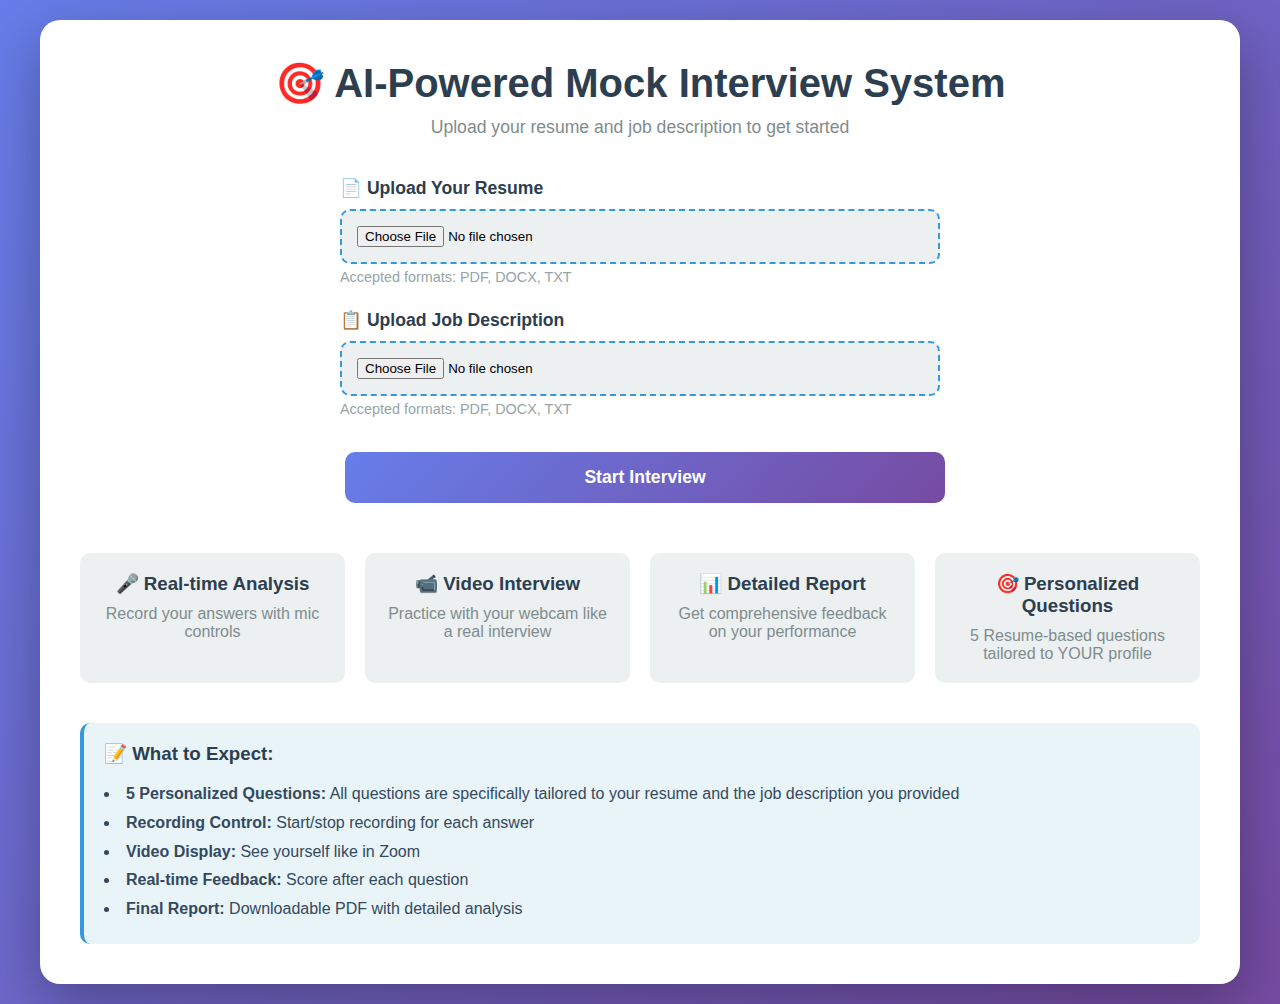
<file: templates/index.html>
<!DOCTYPE html>
<html lang="en">

<head>
    <meta charset="UTF-8">
    <meta name="viewport" content="width=device-width, initial-scale=1.0">
    <title>AI Mock Interview System</title>
    <link rel="stylesheet" href="/static/css/style.css">
</head>

<body>
    <div class="container">
        <header>
            <h1>🎯 AI-Powered Mock Interview System</h1>
            <p>Upload your resume and job description to get started</p>
        </header>

        <div class="upload-section">
            <form id="uploadForm" enctype="multipart/form-data">
                <div class="form-group">
                    <label for="resume">📄 Upload Your Resume</label>
                    <input type="file" id="resume" name="resume" accept=".pdf,.docx,.txt" required>
                    <small id="resumeLabel">Accepted formats: PDF, DOCX, TXT</small>
                </div>

                <div class="form-group">
                    <label for="job_description">📋 Upload Job Description</label>
                    <input type="file" id="job_description" name="job_description" accept=".pdf,.docx,.txt" required>
                    <small id="jdLabel">Accepted formats: PDF, DOCX, TXT</small>
                </div>

                <button type="submit" class="btn-primary" id="startBtn">
                    Start Interview
                </button>
            </form>

            <div id="loading" style="display: none;">
                <div class="spinner"></div>
                <p>Processing your documents and generating personalized questions...</p>
                <p class="loading-details">This may take 10-20 seconds</p>
            </div>

            <div id="error" class="error-message" style="display: none;"></div>
        </div>

        <div class="features">
            <div class="feature">
                <h3>🎤 Real-time Analysis</h3>
                <p>Record your answers with mic controls</p>
            </div>
            <div class="feature">
                <h3>📹 Video Interview</h3>
                <p>Practice with your webcam like a real interview</p>
            </div>
            <div class="feature">
                <h3>📊 Detailed Report</h3>
                <p>Get comprehensive feedback on your performance</p>
            </div>
            <div class="feature">
                <h3>🎯 Personalized Questions</h3>
                <p>5 Resume-based questions tailored to YOUR profile</p>
            </div>
        </div>

        <div class="info-box">
            <h3>📝 What to Expect:</h3>
            <ul>
                <li><strong>5 Personalized Questions:</strong> All questions are specifically tailored to your resume
                    and the job description you provided</li>
                <li><strong>Recording Control:</strong> Start/stop recording for each answer</li>
                <li><strong>Video Display:</strong> See yourself like in Zoom</li>
                <li><strong>Real-time Feedback:</strong> Score after each question</li>
                <li><strong>Final Report:</strong> Downloadable PDF with detailed analysis</li>
            </ul>
        </div>
    </div>

    <script>
        document.getElementById('uploadForm').addEventListener('submit', async (e) => {
            e.preventDefault();

            const formData = new FormData();
            const resume = document.getElementById('resume').files[0];
            const jd = document.getElementById('job_description').files[0];

            if (!resume || !jd) {
                showError('Please upload both files');
                return;
            }

            formData.append('resume', resume);
            formData.append('job_description', jd);

            // Show loading
            document.getElementById('uploadForm').style.display = 'none';
            document.getElementById('loading').style.display = 'block';
            document.getElementById('error').style.display = 'none';

            try {
                const response = await fetch('/upload', {
                    method: 'POST',
                    body: formData
                });

                const data = await response.json();

                if (data.success) {
                    // Redirect to interview page
                    window.location.href = `/interview/${data.session_id}`;
                } else {
                    showError(data.error || 'Upload failed');
                    resetForm();
                }
            } catch (error) {
                showError('Error: ' + error.message);
                resetForm();
            }
        });

        function showError(message) {
            const errorDiv = document.getElementById('error');
            if (errorDiv) {
                errorDiv.textContent = message;
                errorDiv.style.display = 'block';
            }
        }

        function resetForm() {
            const uploadForm = document.getElementById('uploadForm');
            const loading = document.getElementById('loading');

            if (uploadForm) {
                uploadForm.style.display = 'block';
            }
            if (loading) {
                loading.style.display = 'none';
            }
        }

        // File input labels
        const resumeInput = document.getElementById('resume');
        const resumeLabel = document.getElementById('resumeLabel');

        if (resumeInput && resumeLabel) {
            resumeInput.addEventListener('change', function (e) {
                const fileName = e.target.files[0]?.name;
                if (fileName) {
                    resumeLabel.textContent = `Selected: ${fileName}`;
                }
            });
        }

        const jdInput = document.getElementById('job_description');
        const jdLabel = document.getElementById('jdLabel');

        if (jdInput && jdLabel) {
            jdInput.addEventListener('change', function (e) {
                const fileName = e.target.files[0]?.name;
                if (fileName) {
                    jdLabel.textContent = `Selected: ${fileName}`;
                }
            });
        }
    </script>
</body>

</html>
</file>
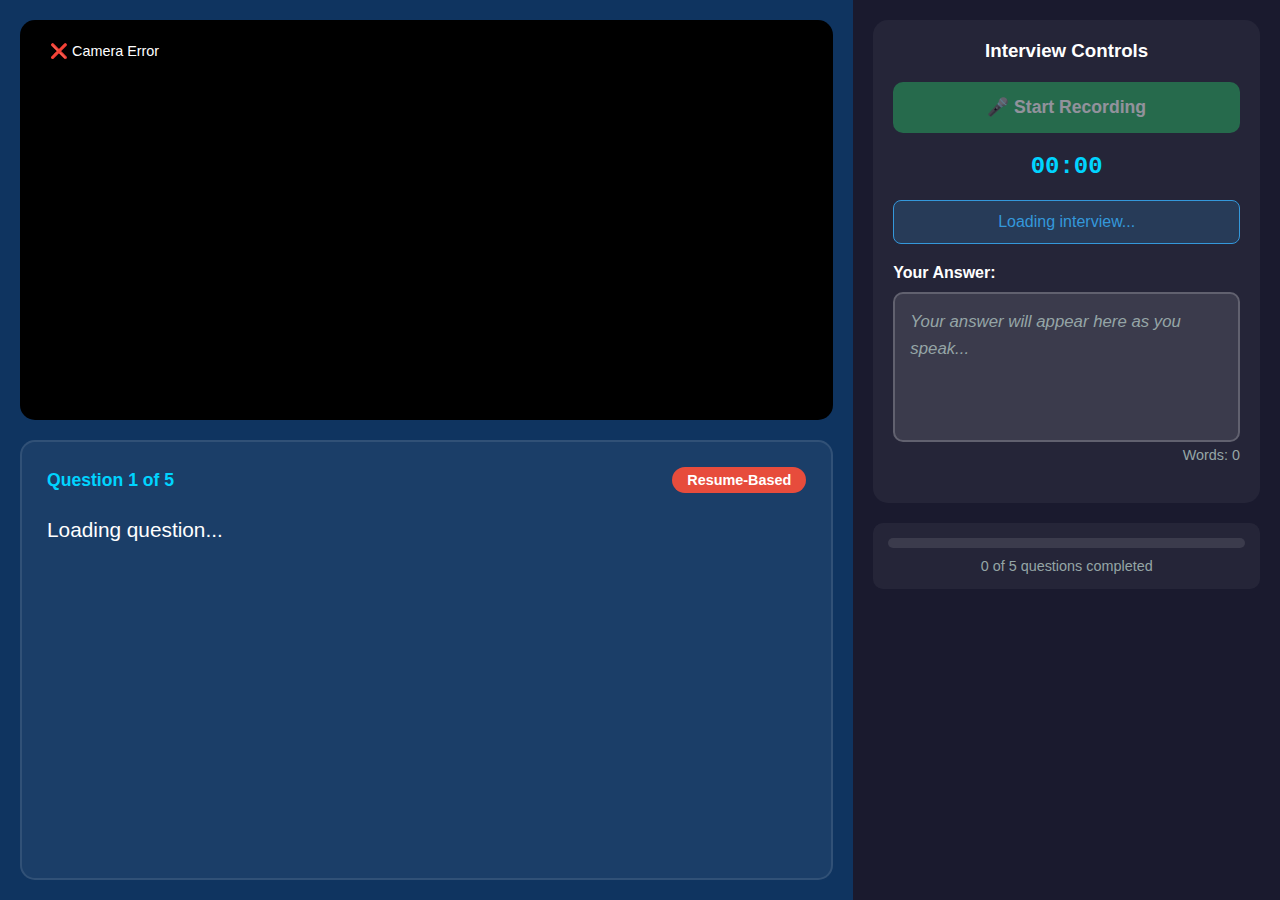
<file: templates/interview.html>
<!DOCTYPE html>
<html lang="en">

<head>
    <meta charset="UTF-8">
    <meta name="viewport" content="width=device-width, initial-scale=1.0">
    <title>Interview in Progress - AI Mock Interview</title>
    <link rel="stylesheet" href="/static/css/style.css">
</head>

<body class="interview-page">
    <div class="interview-container">
        <!-- Left Panel: Video and Question -->
        <div class="left-panel">
            <!-- Video Section -->
            <div class="video-section">
                <video id="videoElement" autoplay muted></video>
                <div class="video-status" id="videoStatus">
                    <div id="recordingIndicator" class="hidden">
                        🔴 Recording...
                    </div>
                </div>
            </div>

            <!-- Question Display -->
            <div class="question-display">
                <div class="question-header">
                    <span class="question-number" id="questionNumber">Question 1 of 5</span>
                    <span class="question-category" id="questionCategory">Resume-Based</span>
                </div>
                <div class="question-text" id="questionText">
                    Loading question...
                </div>
                <div class="question-focus" id="questionFocus"></div>
            </div>
        </div>

        <!-- Right Panel: Controls and Transcript -->
        <div class="right-panel">
            <div class="controls-section">
                <h3>Interview Controls</h3>

                <!-- Recording Controls -->
                <div class="recording-controls">
                    <button id="startRecording" class="btn-record" disabled>
                        🎤 Start Recording
                    </button>
                    <button id="stopRecording" class="btn-stop" disabled style="display: none;">
                        ⏹️ Stop Recording
                    </button>
                    <div class="recording-timer" id="recordingTimer">00:00</div>
                </div>

                <div class="status-message" id="statusMessage">
                    Loading interview...
                </div>

                <!-- Transcript Display -->
                <div class="transcript-section">
                    <h4>Your Answer:</h4>
                    <div id="transcript" class="transcript-box">
                        <em>Your answer will appear here as you speak...</em>
                    </div>
                    <div id="wordCount" class="word-count">Words: 0</div>
                </div>

                <!-- Submit Button -->
                <button id="submitAnswer" class="btn-submit" disabled style="display: none;">
                    Submit Answer & Continue
                </button>

                <!-- Feedback Display -->
                <div id="feedbackSection" class="feedback-section" style="display: none;">
                    <h4>Quick Feedback:</h4>
                    <div class="score-display">
                        Score: <span id="answerScore">0</span>/100
                    </div>
                    <ul id="feedbackList"></ul>
                </div>
            </div>

            <!-- Progress Bar -->
            <div class="progress-section">
                <div class="progress-bar">
                    <div id="progressFill" class="progress-fill" style="width: 0%"></div>
                </div>
                <div class="progress-text" id="progressText">0 of 5 questions completed</div>
            </div>
        </div>
    </div>

    <script>
        const sessionId = '{{ session_id }}';
        let mediaRecorder;
        let audioChunks = [];
        let recordingStartTime;
        let timerInterval;
        let currentTranscript = '';
        let recognition;
        let isRecording = false;

        // Safe DOM helper functions
        function safeGetElement(id) {
            const element = document.getElementById(id);
            if (!element) {
                console.error(`Element not found: ${id}`);
            }
            return element;
        }

        function safeSetText(id, text) {
            const element = safeGetElement(id);
            if (element) {
                element.textContent = text;
            }
        }

        function safeSetHTML(id, html) {
            const element = safeGetElement(id);
            if (element) {
                element.innerHTML = html;
            }
        }

        function safeSetStyle(id, styles) {
            const element = safeGetElement(id);
            if (element) {
                Object.assign(element.style, styles);
            }
        }

        function safeToggleClass(id, className, add) {
            const element = safeGetElement(id);
            if (element && element.classList) {
                if (add) {
                    element.classList.add(className);
                } else {
                    element.classList.remove(className);
                }
            }
        }

        function safeSetDisabled(id, disabled) {
            const element = safeGetElement(id);
            if (element) {
                element.disabled = disabled;
            }
        }

        // Initialize Speech Recognition
        if ('webkitSpeechRecognition' in window || 'SpeechRecognition' in window) {
            const SpeechRecognition = window.SpeechRecognition || window.webkitSpeechRecognition;
            recognition = new SpeechRecognition();
            recognition.continuous = true;
            recognition.interimResults = true;
            recognition.lang = 'en-US';

            recognition.onresult = (event) => {
                let interimTranscript = '';
                let finalTranscript = '';

                for (let i = event.resultIndex; i < event.results.length; i++) {
                    const transcript = event.results[i][0].transcript;
                    if (event.results[i].isFinal) {
                        finalTranscript += transcript + ' ';
                    } else {
                        interimTranscript += transcript;
                    }
                }

                if (finalTranscript) {
                    currentTranscript += finalTranscript;
                }

                const fullText = currentTranscript + interimTranscript;
                safeSetText('transcript', fullText || 'Listening...');

                // Update word count
                const wordCount = fullText.trim().split(/\s+/).filter(w => w.length > 0).length;
                safeSetText('wordCount', `Words: ${wordCount}`);
            };

            recognition.onerror = (event) => {
                console.error('Speech recognition error:', event.error);
                if (event.error === 'no-speech') {
                    safeSetHTML('transcript', '<em>No speech detected. Please try again.</em>');
                } else if (event.error === 'aborted') {
                    console.log('Recognition stopped');
                }
            };

            recognition.onend = () => {
                console.log('Recognition ended');
                if (isRecording) {
                    try {
                        recognition.start();
                    } catch (e) {
                        console.log('Recognition restart failed:', e);
                    }
                }
            };
        } else {
            alert('Speech recognition is not supported in your browser. Please use Chrome or Edge.');
        }

        // Initialize video
        async function initVideo() {
            try {
                const stream = await navigator.mediaDevices.getUserMedia({
                    video: true,
                    audio: true
                });
                const videoElement = safeGetElement('videoElement');
                if (videoElement) {
                    videoElement.srcObject = stream;
                }
                safeSetText('videoStatus', '✅ Camera Ready');

                // Load first question
                loadQuestion();
            } catch (error) {
                console.error('Error accessing camera:', error);
                safeSetText('videoStatus', '❌ Camera Error');
                alert('Please allow camera and microphone access to continue.');
            }
        }

        // Load current question
        async function loadQuestion() {
            try {
                safeSetText('statusMessage', 'Loading question...');

                const response = await fetch(`/api/get-question/${sessionId}`);
                const data = await response.json();

                if (data.completed) {
                    window.location.href = `/results/${sessionId}`;
                    return;
                }

                // Update question display
                safeSetText('questionNumber', `Question ${data.question_number} of ${data.total_questions}`);
                safeSetText('questionCategory', data.category || 'Resume-Based');
                safeSetText('questionText', data.question);
                safeSetText('questionFocus', data.focus_area || '');

                // Update progress
                const progress = ((data.question_number - 1) / data.total_questions) * 100;
                safeSetStyle('progressFill', { width: `${progress}%` });
                safeSetText('progressText', `${data.question_number - 1} of ${data.total_questions} questions completed`);

                // Enable recording
                safeSetDisabled('startRecording', false);
                safeSetText('statusMessage', 'Ready to record your answer');

                // Speak the question
                speakQuestion(data.question);

            } catch (error) {
                console.error('Error loading question:', error);
                safeSetText('statusMessage', 'Error loading question: ' + error.message);
            }
        }

        // Text-to-speech for question
        function speakQuestion(text) {
            if ('speechSynthesis' in window) {
                speechSynthesis.cancel();

                const utterance = new SpeechSynthesisUtterance(text);
                utterance.rate = 0.9;
                utterance.pitch = 1;
                utterance.volume = 1;
                speechSynthesis.speak(utterance);
            }
        }

        // Start recording
        const startRecordingBtn = safeGetElement('startRecording');
        if (startRecordingBtn) {
            startRecordingBtn.addEventListener('click', async () => {
                try {
                    console.log('Start recording clicked');

                    // Reset transcript
                    currentTranscript = '';
                    safeSetText('transcript', 'Listening...');
                    safeSetText('wordCount', 'Words: 0');
                    safeSetStyle('feedbackSection', { display: 'none' });

                    if (recognition && !isRecording) {
                        isRecording = true;
                        try {
                            recognition.start();
                            console.log('Speech recognition started');
                        } catch (e) {
                            console.error('Failed to start recognition:', e);
                            isRecording = false;
                        }
                    }

                    // Update UI
                    safeSetStyle('startRecording', { display: 'none' });
                    safeSetStyle('stopRecording', { display: 'block' });
                    safeSetDisabled('stopRecording', false);
                    safeToggleClass('recordingIndicator', 'hidden', false);
                    safeSetText('statusMessage', '🎤 Recording... Speak your answer clearly');

                    // Start timer
                    recordingStartTime = Date.now();
                    timerInterval = setInterval(updateTimer, 1000);

                } catch (error) {
                    console.error('Error starting recording:', error);
                    alert('Error starting recording: ' + error.message);
                    isRecording = false;
                }
            });
        }

        // Stop recording
        const stopRecordingBtn = safeGetElement('stopRecording');
        if (stopRecordingBtn) {
            stopRecordingBtn.addEventListener('click', () => {
                console.log('Stop recording clicked');

                // Stop speech recognition
                isRecording = false;
                if (recognition) {
                    try {
                        recognition.stop();
                        console.log('Speech recognition stopped');
                    } catch (e) {
                        console.log('Error stopping recognition:', e);
                    }
                }

                // Stop timer
                clearInterval(timerInterval);

                // Update UI
                safeSetStyle('stopRecording', { display: 'none' });
                safeToggleClass('recordingIndicator', 'hidden', true);
                safeSetText('statusMessage', 'Processing your answer...');

                // Show submit button
                if (currentTranscript.trim().length > 0) {
                    safeSetStyle('submitAnswer', { display: 'block' });
                    safeSetDisabled('submitAnswer', false);
                    safeSetText('statusMessage', 'Review your answer and click Submit');
                } else {
                    safeSetText('statusMessage', 'No speech detected. Please try again.');
                    safeSetStyle('startRecording', { display: 'block' });
                    safeSetDisabled('startRecording', false);
                }
            });
        }

        // Submit answer
        const submitAnswerBtn = safeGetElement('submitAnswer');
        if (submitAnswerBtn) {
            submitAnswerBtn.addEventListener('click', async () => {
                const answer = currentTranscript.trim();

                if (!answer) {
                    alert('Please record an answer first');
                    return;
                }

                safeSetDisabled('submitAnswer', true);
                safeSetText('statusMessage', 'Analyzing your answer...');

                try {
                    const duration = (Date.now() - recordingStartTime) / 1000;

                    const response = await fetch(`/api/submit-answer/${sessionId}`, {
                        method: 'POST',
                        headers: {
                            'Content-Type': 'application/json'
                        },
                        body: JSON.stringify({
                            answer: answer,
                            duration: duration
                        })
                    });

                    const data = await response.json();

                    if (data.success) {
                        // Show feedback
                        safeSetText('answerScore', data.score.toFixed(1));
                        const feedbackList = safeGetElement('feedbackList');
                        if (feedbackList) {
                            feedbackList.innerHTML = '';
                            data.feedback.forEach(fb => {
                                const li = document.createElement('li');
                                li.textContent = fb;
                                feedbackList.appendChild(li);
                            });
                        }
                        safeSetStyle('feedbackSection', { display: 'block' });

                        // Wait 3 seconds then move to next question
                        safeSetText('statusMessage',
                            data.is_complete ? 'Interview complete! Redirecting...' : 'Loading next question...');

                        setTimeout(() => {
                            if (data.is_complete) {
                                window.location.href = `/results/${sessionId}`;
                            } else {
                                // Reset for next question
                                safeSetStyle('submitAnswer', { display: 'none' });
                                safeSetStyle('startRecording', { display: 'block' });
                                safeSetText('recordingTimer', '00:00');
                                safeSetHTML('transcript', '<em>Your answer will appear here as you speak...</em>');
                                safeSetText('wordCount', 'Words: 0');
                                loadQuestion();
                            }
                        }, 3000);
                    } else {
                        alert('Error submitting answer: ' + (data.error || 'Unknown error'));
                        safeSetDisabled('submitAnswer', false);
                    }
                } catch (error) {
                    console.error('Error submitting answer:', error);
                    alert('Error submitting answer: ' + error.message);
                    safeSetDisabled('submitAnswer', false);
                }
            });
        }

        // Update recording timer
        function updateTimer() {
            const elapsed = Math.floor((Date.now() - recordingStartTime) / 1000);
            const minutes = Math.floor(elapsed / 60);
            const seconds = elapsed % 60;
            safeSetText('recordingTimer',
                `${String(minutes).padStart(2, '0')}:${String(seconds).padStart(2, '0')}`);
        }

        // Initialize on page load
        window.addEventListener('load', () => {
            console.log('Page loaded, initializing...');
            initVideo();
        });

        // Cleanup on page unload
        window.addEventListener('beforeunload', () => {
            isRecording = false;
            if (recognition) {
                try {
                    recognition.stop();
                } catch (e) {
                    console.log('Cleanup error:', e);
                }
            }
        });
    </script>
</body>

</html>
</file>
<file: static/css/style.css>
/* Global Styles */
* {
    margin: 0;
    padding: 0;
    box-sizing: border-box;
}

body {
    font-family: 'Segoe UI', Tahoma, Geneva, Verdana, sans-serif;
    background: linear-gradient(135deg, #667eea 0%, #764ba2 100%);
    min-height: 100vh;
    padding: 20px;
}

.container {
    max-width: 1200px;
    margin: 0 auto;
    background: white;
    border-radius: 20px;
    padding: 40px;
    box-shadow: 0 20px 60px rgba(0, 0, 0, 0.3);
}

/* Header */
header {
    text-align: center;
    margin-bottom: 40px;
}

header h1 {
    font-size: 2.5em;
    color: #2c3e50;
    margin-bottom: 10px;
}

header p {
    color: #7f8c8d;
    font-size: 1.1em;
}

/* Upload Section */
.upload-section {
    max-width: 600px;
    margin: 0 auto;
}

.form-group {
    margin-bottom: 25px;
}

.form-group label {
    display: block;
    font-size: 1.1em;
    font-weight: 600;
    color: #2c3e50;
    margin-bottom: 10px;
}

.form-group input[type="file"] {
    width: 100%;
    padding: 15px;
    border: 2px dashed #3498db;
    border-radius: 10px;
    background: #ecf0f1;
    cursor: pointer;
    transition: all 0.3s;
}

.form-group input[type="file"]:hover {
    border-color: #2980b9;
    background: #d5dbdb;
}

.form-group small {
    display: block;
    color: #95a5a6;
    margin-top: 5px;
    font-size: 0.9em;
}

/* Buttons */
.btn-primary, .btn-secondary, .btn-download {
    display: inline-block;
    padding: 15px 40px;
    font-size: 1.1em;
    font-weight: 600;
    border: none;
    border-radius: 10px;
    cursor: pointer;
    transition: all 0.3s;
    text-decoration: none;
    text-align: center;
    margin: 10px 5px;
}

.btn-primary {
    background: linear-gradient(135deg, #667eea 0%, #764ba2 100%);
    color: white;
    width: 100%;
}

.btn-primary:hover {
    transform: translateY(-2px);
    box-shadow: 0 10px 20px rgba(102, 126, 234, 0.4);
}

.btn-secondary {
    background: #95a5a6;
    color: white;
}

.btn-secondary:hover {
    background: #7f8c8d;
}

.btn-download {
    background: #27ae60;
    color: white;
}

.btn-download:hover {
    background: #229954;
    transform: translateY(-2px);
}

/* Loading */
#loading {
    text-align: center;
    padding: 40px;
}

.spinner {
    border: 4px solid #f3f3f3;
    border-top: 4px solid #3498db;
    border-radius: 50%;
    width: 50px;
    height: 50px;
    animation: spin 1s linear infinite;
    margin: 0 auto 20px;
}

@keyframes spin {
    0% { transform: rotate(0deg); }
    100% { transform: rotate(360deg); }
}

.loading-details {
    color: #7f8c8d;
    font-size: 0.9em;
    margin-top: 10px;
}

/* Error Message */
.error-message {
    background: #e74c3c;
    color: white;
    padding: 15px;
    border-radius: 10px;
    margin-top: 20px;
    text-align: center;
}

/* Features Section */
.features {
    display: grid;
    grid-template-columns: repeat(auto-fit, minmax(250px, 1fr));
    gap: 20px;
    margin: 40px 0;
}

.feature {
    background: #ecf0f1;
    padding: 20px;
    border-radius: 10px;
    text-align: center;
}

.feature h3 {
    color: #2c3e50;
    margin-bottom: 10px;
}

.feature p {
    color: #7f8c8d;
}

/* Info Box */
.info-box {
    background: #e8f4f8;
    border-left: 4px solid #3498db;
    padding: 20px;
    border-radius: 10px;
    margin-top: 30px;
}

.info-box h3 {
    color: #2c3e50;
    margin-bottom: 15px;
}

.info-box ul {
    list-style-position: inside;
    color: #34495e;
    line-height: 1.8;
}

.info-box ul ul {
    margin-left: 20px;
    list-style-type: circle;
}

/* Interview Page Styles */
.interview-page {
    padding: 0;
    background: #1a1a2e;
}

.interview-container {
    display: grid;
    grid-template-columns: 2fr 1fr;
    gap: 0;
    min-height: 100vh;
    background: #16213e;
}

/* Left Panel */
.left-panel {
    background: #0f3460;
    padding: 20px;
    display: flex;
    flex-direction: column;
}

.video-section {
    position: relative;
    background: #000;
    border-radius: 15px;
    overflow: hidden;
    margin-bottom: 20px;
    height: 400px;
}

#videoElement {
    width: 100%;
    height: 100%;
    object-fit: cover;
}

.video-status {
    position: absolute;
    top: 15px;
    left: 15px;
    background: rgba(0, 0, 0, 0.7);
    color: white;
    padding: 8px 15px;
    border-radius: 20px;
    font-size: 0.9em;
}

#recordingIndicator {
    color: #e74c3c;
    font-weight: bold;
}

.hidden {
    display: none !important;
}

/* Question Display */
.question-display {
    background: rgba(255, 255, 255, 0.05);
    padding: 25px;
    border-radius: 15px;
    border: 2px solid rgba(255, 255, 255, 0.1);
    flex-grow: 1;
}

.question-header {
    display: flex;
    justify-content: space-between;
    align-items: center;
    margin-bottom: 20px;
}

.question-number {
    color: #00d4ff;
    font-weight: 600;
    font-size: 1.1em;
}

.question-category {
    background: #e74c3c;
    color: white;
    padding: 5px 15px;
    border-radius: 20px;
    font-size: 0.9em;
    font-weight: 600;
}

.question-text {
    color: white;
    font-size: 1.3em;
    line-height: 1.6;
    margin-bottom: 15px;
}

.question-focus {
    color: #95a5a6;
    font-size: 0.9em;
    font-style: italic;
}

/* Right Panel */
.right-panel {
    background: #1a1a2e;
    padding: 20px;
    overflow-y: auto;
}

.controls-section {
    background: rgba(255, 255, 255, 0.05);
    padding: 20px;
    border-radius: 15px;
    margin-bottom: 20px;
}

.controls-section h3 {
    color: white;
    margin-bottom: 20px;
    text-align: center;
}

/* Recording Controls */
.recording-controls {
    text-align: center;
    margin-bottom: 20px;
}

.btn-record, .btn-stop {
    padding: 15px 30px;
    font-size: 1.1em;
    font-weight: 600;
    border: none;
    border-radius: 10px;
    cursor: pointer;
    transition: all 0.3s;
    width: 100%;
    margin-bottom: 10px;
}

.btn-record {
    background: #27ae60;
    color: white;
}

.btn-record:hover:not(:disabled) {
    background: #229954;
    transform: scale(1.05);
}

.btn-stop {
    background: #e74c3c;
    color: white;
}

.btn-stop:hover:not(:disabled) {
    background: #c0392b;
    transform: scale(1.05);
}

.btn-record:disabled, .btn-stop:disabled {
    opacity: 0.5;
    cursor: not-allowed;
}

.recording-timer {
    color: #00d4ff;
    font-size: 1.5em;
    font-weight: bold;
    text-align: center;
    margin: 10px 0;
    font-family: 'Courier New', monospace;
}

/* Status Message */
.status-message {
    background: rgba(52, 152, 219, 0.2);
    color: #3498db;
    padding: 12px;
    border-radius: 8px;
    text-align: center;
    margin: 15px 0;
    border: 1px solid #3498db;
}

/* Transcript */
.transcript-section {
    margin: 20px 0;
}

.transcript-section h4 {
    color: white;
    margin-bottom: 10px;
}

.transcript-box {
    background: rgba(255, 255, 255, 0.1);
    border: 2px solid rgba(255, 255, 255, 0.2);
    border-radius: 10px;
    padding: 15px;
    min-height: 150px;
    max-height: 300px;
    overflow-y: auto;
    color: white;
    line-height: 1.6;
    font-size: 1.05em;
}

.transcript-box em {
    color: #95a5a6;
}

.word-count {
    color: #95a5a6;
    font-size: 0.9em;
    margin-top: 5px;
    text-align: right;
}

/* Submit Button */
.btn-submit {
    background: linear-gradient(135deg, #667eea 0%, #764ba2 100%);
    color: white;
    padding: 15px;
    font-size: 1.1em;
    font-weight: 600;
    border: none;
    border-radius: 10px;
    cursor: pointer;
    width: 100%;
    margin-top: 15px;
    transition: all 0.3s;
}

.btn-submit:hover:not(:disabled) {
    transform: translateY(-2px);
    box-shadow: 0 10px 20px rgba(102, 126, 234, 0.4);
}

.btn-submit:disabled {
    opacity: 0.5;
    cursor: not-allowed;
}

/* Feedback Section */
.feedback-section {
    background: rgba(46, 204, 113, 0.1);
    border: 2px solid #27ae60;
    border-radius: 10px;
    padding: 15px;
    margin-top: 20px;
}

.feedback-section h4 {
    color: #27ae60;
    margin-bottom: 10px;
}

.score-display {
    font-size: 1.5em;
    font-weight: bold;
    color: #27ae60;
    margin-bottom: 10px;
}

#feedbackList {
    list-style-position: inside;
    color: white;
    line-height: 1.8;
}

#feedbackList li {
    margin-bottom: 8px;
}

/* Progress Section */
.progress-section {
    background: rgba(255, 255, 255, 0.05);
    padding: 15px;
    border-radius: 10px;
}

.progress-bar {
    background: rgba(255, 255, 255, 0.1);
    height: 10px;
    border-radius: 5px;
    overflow: hidden;
    margin-bottom: 10px;
}

.progress-fill {
    background: linear-gradient(90deg, #667eea 0%, #764ba2 100%);
    height: 100%;
    transition: width 0.5s ease;
}

.progress-text {
    color: #95a5a6;
    text-align: center;
    font-size: 0.9em;
}

/* Results Page */
.results-container {
    max-width: 900px;
}

.results-section {
    margin-top: 30px;
}

.score-summary {
    text-align: center;
    margin-bottom: 40px;
}

.overall-score {
    margin-bottom: 40px;
}

.overall-score h2 {
    color: #2c3e50;
    margin-bottom: 15px;
}

.score-circle {
    width: 150px;
    height: 150px;
    margin: 0 auto;
    display: flex;
    align-items: center;
    justify-content: center;
    font-size: 3em;
    font-weight: bold;
    border-radius: 50%;
    background: linear-gradient(135deg, #667eea 0%, #764ba2 100%);
    color: white;
    box-shadow: 0 10px 30px rgba(102, 126, 234, 0.3);
}

.score-label {
    margin-top: 15px;
    font-size: 1.3em;
    font-weight: 600;
}

.metrics-grid {
    display: grid;
    grid-template-columns: repeat(auto-fit, minmax(200px, 1fr));
    gap: 20px;
    margin-top: 30px;
}

.metric-card {
    background: #ecf0f1;
    padding: 20px;
    border-radius: 10px;
    text-align: center;
}

.metric-card h3 {
    color: #2c3e50;
    margin-bottom: 10px;
    font-size: 1em;
}

.metric-score {
    font-size: 2em;
    font-weight: bold;
    color: #3498db;
    margin-bottom: 10px;
}

.metric-bar {
    background: #bdc3c7;
    height: 8px;
    border-radius: 4px;
    overflow: hidden;
}

.metric-fill {
    height: 100%;
    transition: width 1s ease;
}

.actions-section {
    text-align: center;
    margin: 40px 0;
}

.summary-section {
    background: #e8f4f8;
    border-left: 4px solid #3498db;
    padding: 20px;
    border-radius: 10px;
}

.summary-section h3 {
    color: #2c3e50;
    margin-bottom: 15px;
}

.summary-list {
    list-style-position: inside;
    color: #34495e;
    line-height: 2;
}

.summary-list li {
    margin-bottom: 10px;
}

/* Responsive Design */
@media (max-width: 768px) {
    .interview-container {
        grid-template-columns: 1fr;
    }
    
    .video-section {
        height: 300px;
    }
    
    .question-text {
        font-size: 1.1em;
    }
    
    .metrics-grid {
        grid-template-columns: 1fr;
    }
}
</file>
